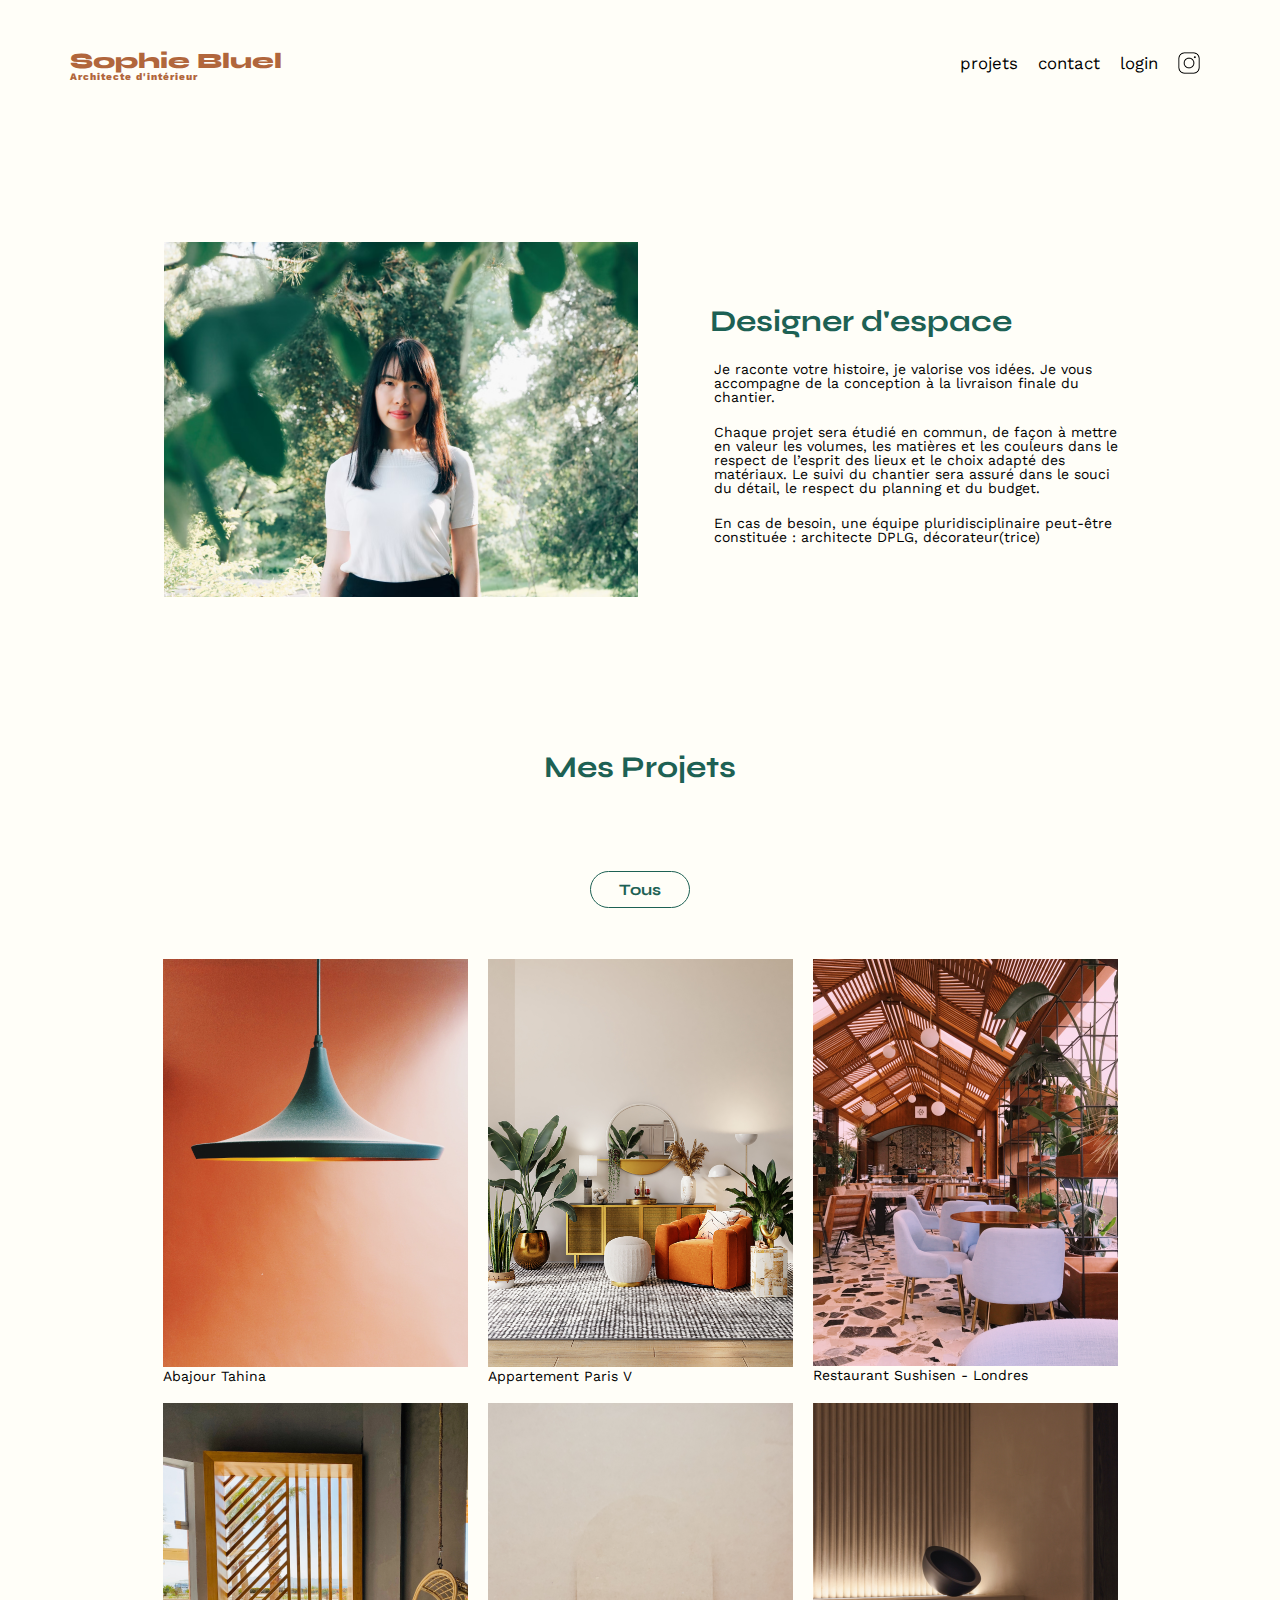
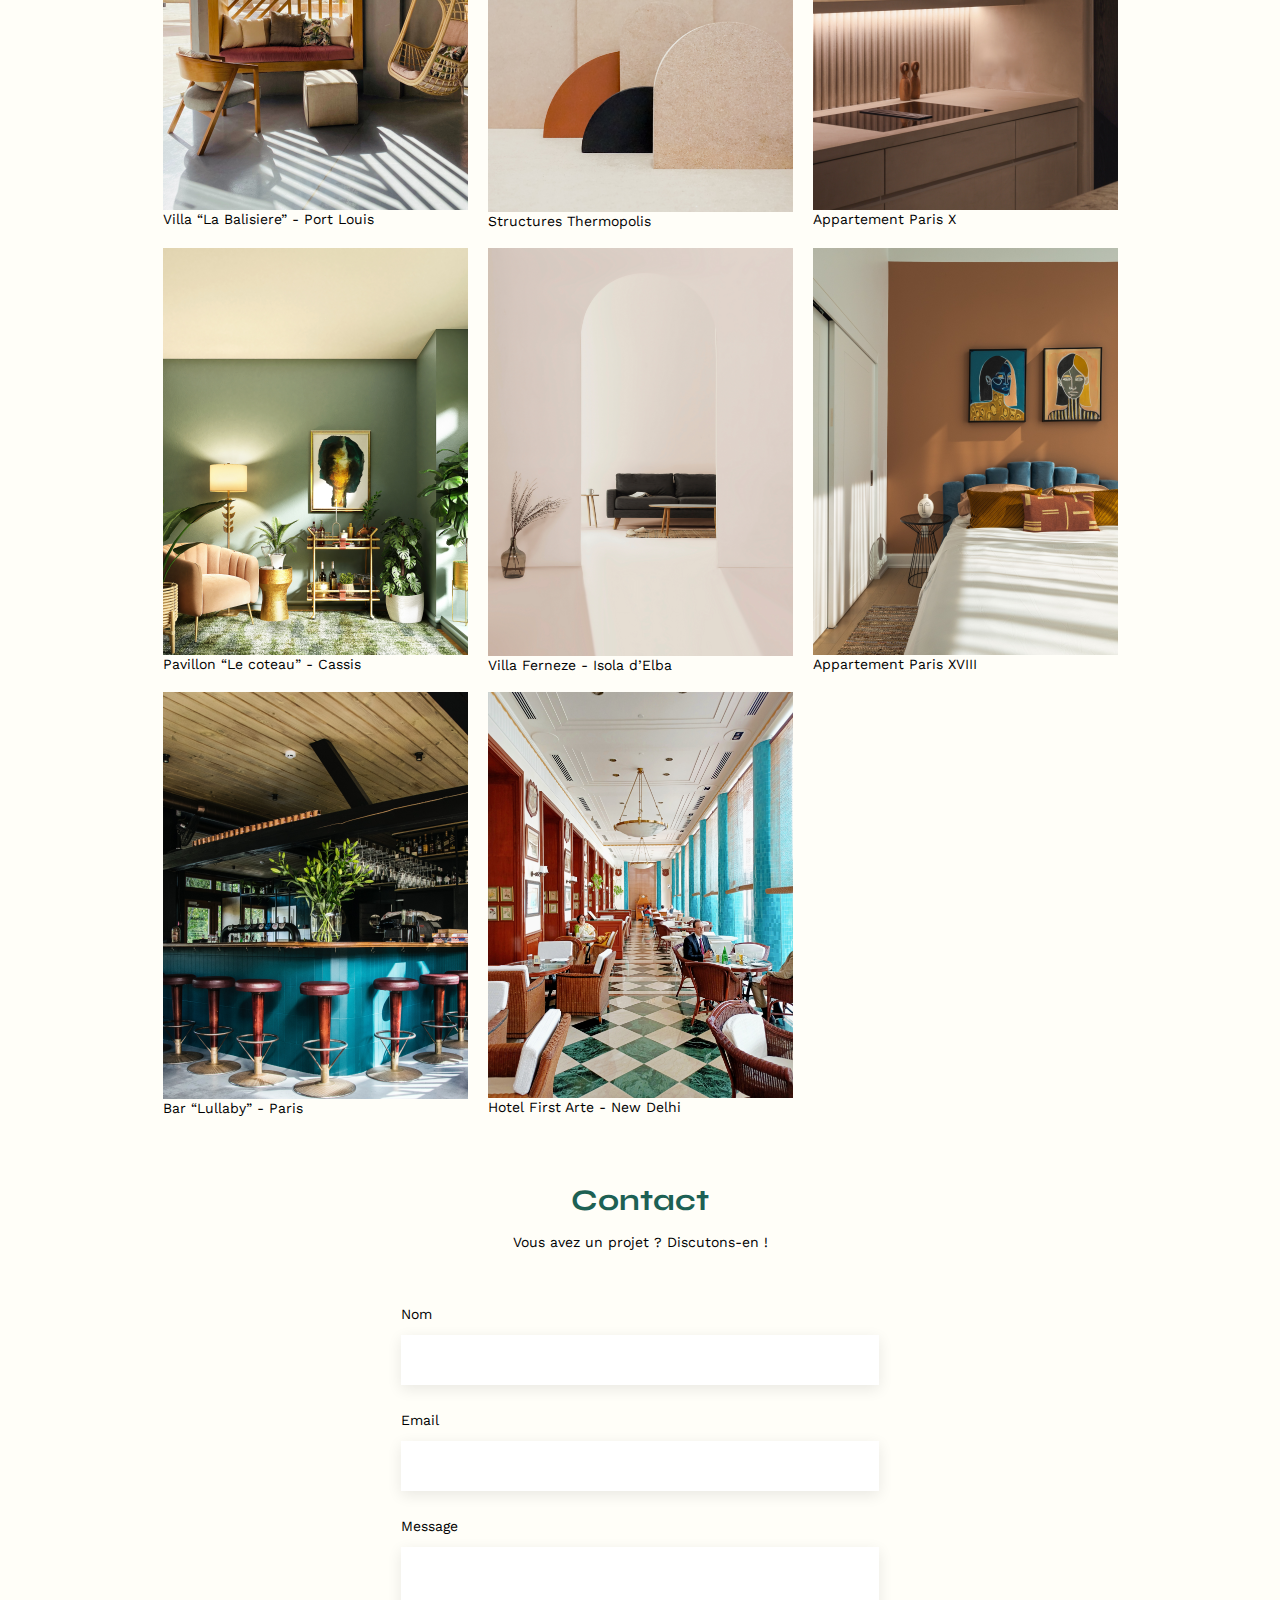
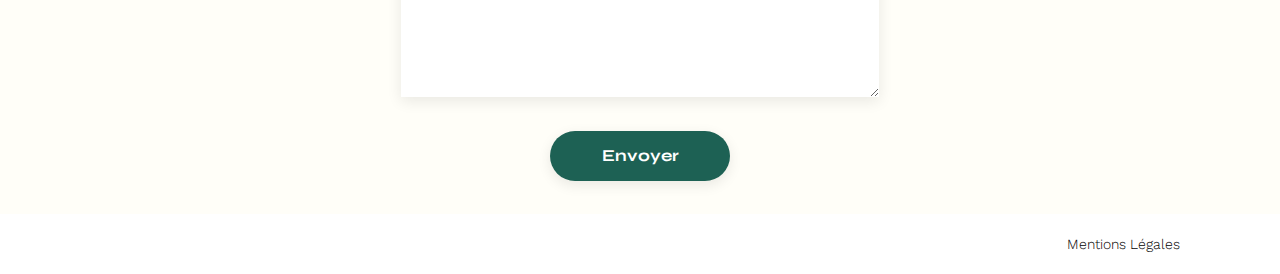
<file: FrontEnd/index.html>
<!DOCTYPE html>
<html lang="fr">
<head>
	<meta charset="UTF-8">
	<title>Sophie Bluel - Architecte d'intérieur</title>
	<meta name="viewport" content="width=device-width, initial-scale=1.0">
	<link rel="preconnect" href="https://fonts.googleapis.com">
	<link rel="preconnect" href="https://fonts.gstatic.com" crossorigin>
	<link href="https://fonts.googleapis.com/css2?family=Syne:wght@700;800&family=Work+Sans&display=swap" rel="stylesheet">
	<link rel="stylesheet" href="https://cdnjs.cloudflare.com/ajax/libs/font-awesome/6.2.1/css/all.min.css"
        integrity="sha512-MV7K8+y+gLIBoVD59lQIYicR65iaqukzvf/nwasF0nqhPay5w/9lJmVM2hMDcnK1OnMGCdVK+iQrJ7lzPJQd1w=="
        crossorigin="anonymous" referrerpolicy="no-referrer" />
	<meta name="description" content="">
	<link rel="stylesheet" href="./assets/style.css">
	<link rel="stylesheet" href="./assets/style-modal.css">
	<script type="module" src="./assets/projet.js"></script>
</head>
<body>
<div id="nav-bar-edit" class="modification masquer">
	<i class="fa-solid fa-pen-to-square"></i>
	<p>Mode edition</p>
</div>
<div class="main-container">
	<header class="header-page-edit">
		<h1>Sophie Bluel <span>Architecte d'intérieur</span></h1>
		<nav>
			<ul>
				<li><a href="#projet">projets</a></li>
				<li><a href="#contact">contact</a></li>
				<li><a id="login-logout" href="connexion.html">login</a></li>
				<li><img src="assets/icons/instagram.png" alt="Instagram"></li>
			</ul>
		</nav>
	</header>
	<main>
		<section id="introduction">
			<figure>
				<img src="./assets/images/sophie-bluel.png" alt="">
			</figure>
			<article>
				<h2>Designer d'espace</h2>
				<div class="paragraphe">
					<p>Je raconte votre histoire, je valorise vos idées. Je vous accompagne de la conception à la livraison finale du chantier.</p>
					<p>Chaque projet sera étudié en commun, de façon à mettre en valeur les volumes, les matières et les couleurs dans le respect de l’esprit des lieux et le choix adapté des matériaux. Le suivi du chantier sera assuré dans le souci du détail, le respect du planning et du budget.</p>
					<p>En cas de besoin, une équipe pluridisciplinaire peut-être constituée : architecte DPLG, décorateur(trice)</p>
				</div>
			</article>
		</section>
		<section id="portfolio">
			<div class="titre-projets">
				<h2 id="projet">Mes Projets</h2>
				<a id="lien-modal" href="modal.html#id-modal" class="btn-modifier invisible"><i class="fa-solid fa-pen-to-square"></i><p>modifier</p></a>
			</div>
			<div class="categories">
				<button class="btn-tous-les-Categories">Tous</button>
			</div>
			<div class="gallery">
				<figure>
					<img src="assets/images/abajour-tahina.png" alt="Abajour Tahina">
					<figcaption>Abajour Tahina</figcaption>
				</figure>
				<figure>
					<img src="assets/images/appartement-paris-v.png" alt="Appartement Paris V">
					<figcaption>Appartement Paris V</figcaption>
				</figure>
				<figure>
					<img src="assets/images/restaurant-sushisen-londres.png" alt="Restaurant Sushisen - Londres">
					<figcaption>Restaurant Sushisen - Londres</figcaption>
				</figure>
				<figure>
					<img src="assets/images/la-balisiere.png" alt="Villa “La Balisiere” - Port Louis">
					<figcaption>Villa “La Balisiere” - Port Louis</figcaption>
				</figure>
				<figure>
					<img src="assets/images/structures-thermopolis.png" alt="Structures Thermopolis">
					<figcaption>Structures Thermopolis</figcaption>
				</figure>
				<figure>
					<img src="assets/images/appartement-paris-x.png" alt="Appartement Paris X">
					<figcaption>Appartement Paris X</figcaption>
				</figure>
				<figure>
					<img src="assets/images/le-coteau-cassis.png" alt="Pavillon “Le coteau” - Cassis">
					<figcaption>Pavillon “Le coteau” - Cassis</figcaption>
				</figure>
				<figure>
					<img src="assets/images/villa-ferneze.png" alt="Villa Ferneze - Isola d’Elba">
					<figcaption>Villa Ferneze - Isola d’Elba</figcaption>
				</figure>
				<figure>
					<img src="assets/images/appartement-paris-xviii.png" alt="Appartement Paris XVIII">
					<figcaption>Appartement Paris XVIII</figcaption>
				</figure>
				<figure>
					<img src="assets/images/bar-lullaby-paris.png" alt="Bar “Lullaby” - Paris">
					<figcaption>Bar “Lullaby” - Paris</figcaption>
				</figure>
				<figure>
					<img src="assets/images/hotel-first-arte-new-delhi.png" alt="Hotel First Arte - New Delhi">
					<figcaption>Hotel First Arte - New Delhi</figcaption>
				</figure>
			</div>
		</section>
		<section id="contact">
			<h2>Contact</h2>
			<p>Vous avez un projet ? Discutons-en !</p>
			<form action="#" method="post">
				<label for="name">Nom</label>
				<input type="text" name="name" id="name">
				<label for="email">Email</label>
				<input type="email" name="email" id="email">
				<label for="message">Message</label>
				<textarea name="message" id="message" cols="30" rows="10"></textarea>
				<input type="submit" value="Envoyer">
			</form>
		</section>
	</main>
</div>
<footer>
	<nav>
		<ul>
			<li>Mentions Légales</li>
		</ul>
	</nav>
</footer>
</body>
</html>
</file>
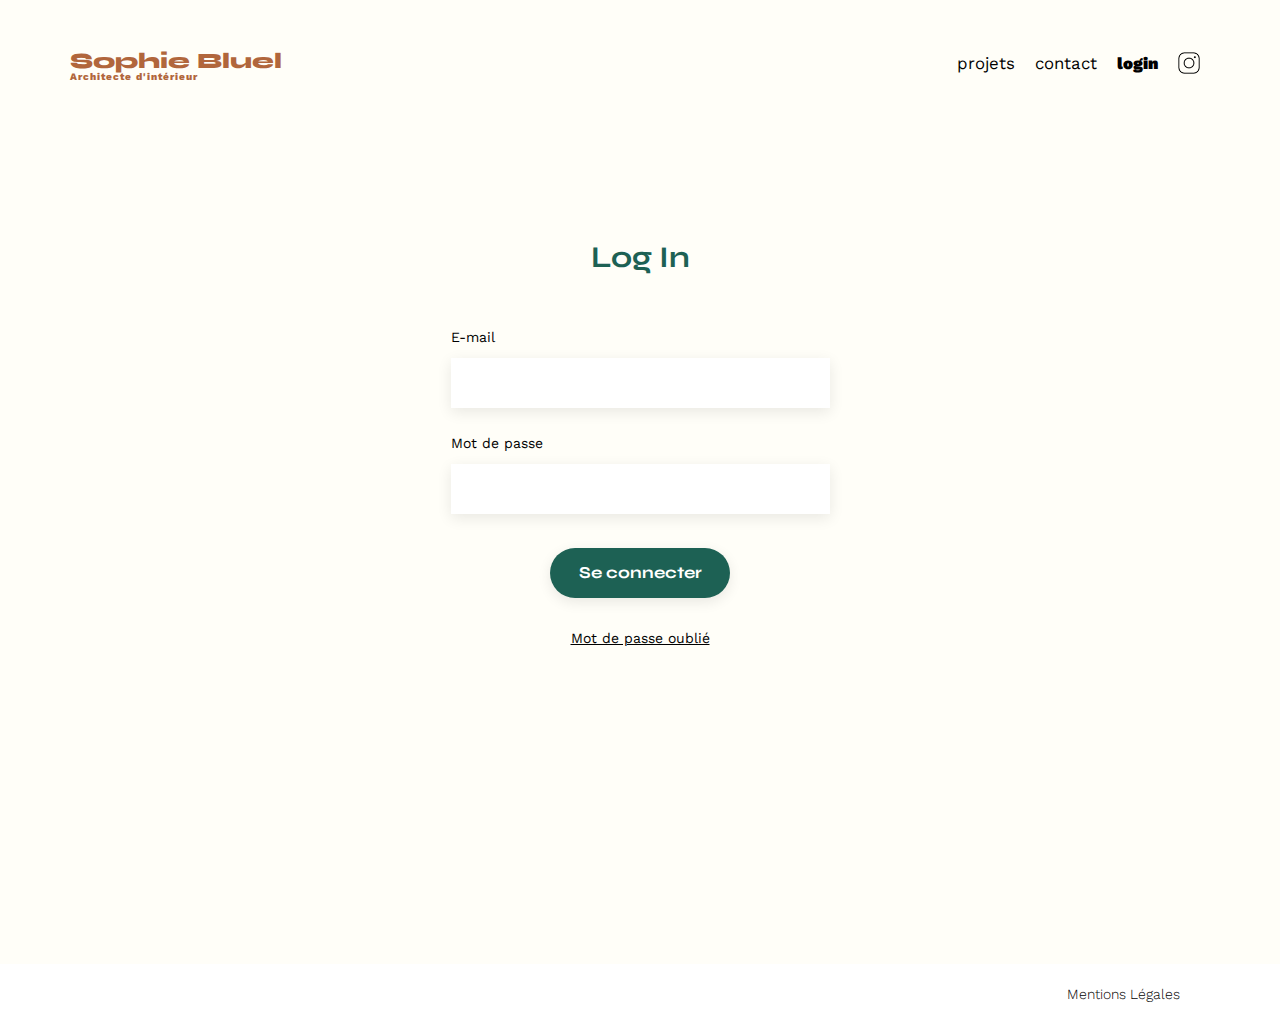
<file: FrontEnd/connexion.html>
<!DOCTYPE html>
<html lang="en">
<head>
    <meta charset="UTF-8">
    <meta name="viewport" content="width=device-width, initial-scale=1.0">
    <title>Login page</title>
    <link rel="preconnect" href="https://fonts.googleapis.com">
	<link rel="preconnect" href="https://fonts.gstatic.com" crossorigin>
	<link href="https://fonts.googleapis.com/css2?family=Syne:wght@700;800&family=Work+Sans&display=swap" rel="stylesheet">
	<meta name="description" content="">
	<link rel="stylesheet" href="./assets/style.css">
    <script type="module" src="./assets/connexion.js"></script>
</head>
<body>
    <div class="main-container-page-connexion">
        <header>
            <h1>Sophie Bluel <span>Architecte d'intérieur</span></h1>
            <nav>
                <ul>
                    <li>projets</li>
                    <li>contact</li>
                    <li><a href="connexion.html">login</a></li>
                    <li><img src="./assets/icons/instagram.png" alt="Instagram"></li>
                </ul>
            </nav>
        </header>
        <section class="connexion">
            <h2>Log In</h2>
            <form novalidate class="login">
                <label for="email">E-mail</label>
                <input type="email" name="email" id="email" required>
                <label id="label-password" for="password">Mot de passe</label>
                <input type="password" name="password" id="password" required>
                <input id="btn-connexion" type="submit" value="Se connecter">
                <a href="#">Mot de passe oublié</a>
            </form>
        </section>
    </div>
    <footer>
        <nav>
            <ul>
                <li>Mentions Légales</li>
            </ul>
        </nav>
    </footer>
</body>
</html>
</file>
<file: FrontEnd/assets/style-modal.css>
*, ::after, ::before {
    box-sizing: border-box;
    padding: 0px;
    margin: 0px;
}

.modal {
    position: fixed;
    top: 0px;
    left: 0px;
	width: 100%;
    min-height: 100vh;
	background-color: rgba(0,0,0,0.3);
    display: flex;
    justify-content: center;
}

.container {
    position: relative;
    top: 70px;
    overflow: auto;
    position: relative;
    width: 630px;
    height: 688px;
    background-color: white;
    display: flex;
    flex-direction: column;
    align-items: center;
    border-radius: 10px;
}

.galerie-photo {
    display: none;
}

.ajout-photo {
    display: none;
}

.container h1 {
    font-family: 'Work Sans';
    font-size: 26px;
    font-weight: 400;
    text-align: center;
    margin-bottom: 45px;
    color: #000000;
}

.icones {
    width: 100%;
    height: 30px;
    display: flex;
    justify-content: center;
    margin: 40px 0px 5px 0px;
}

.fleche-retour {
    width: 21px;
    height: 21px;
    margin: 0px 0px 0px 30px;
    cursor: pointer;
}

.croix-fermeture-modal {
    width: 24px;
    height: 24px;
    cursor: pointer;
    margin: 40px 30px 0px auto;
}

.icones .croix-fermeture-modal {
    margin: 0px 30px 0px auto;
}

.icone-image {
    width: 70px;
}

.galerie-modal {
    width: 425px;
    height: 350px;
    display: grid;
    margin-bottom: 30PX;
    grid-template-columns: 1fr 1fr 1fr 1fr 1fr;
	grid-column-gap: 10px;
    grid-row-gap: 30px;
}

.galerie-modal figure {
    position: relative;
}

.galerie-modal figure img {
    width: 100%;
    height: 102.57px;
}

hr {
    width: 425px;
    background-color: #B3B3B3;
    margin: 40px 0px 35px 0px;
}

.btn-ajout-photo {
    width: 237px;
    height: 36px;
    border-radius: 60px;
    text-align: center;
    color: white;
    background-color: #1D6154;
    font-family: 'Syne';
    font-weight: 700;
    font-size: 14px;
    line-height: 16.8px;
    border: none;
    margin-bottom: 10px;
    cursor: pointer;
}

.icone-supprimer-photo {
    position: absolute;
    top: 5px;
    left: 70%;
    width: 17px;
    height: 17px;
    background-color: black;
    display: flex;
    justify-content: center;
    align-items: center;
}

.icone-supprimer-photo i {
    color: white;
}

.titre-categorie-image {
    width: 420px;
    display: flex;
    justify-content: space-between;
    flex-direction: column;
}

.fichier-photo  {
    width: 420px;
    height: 169px;
    border-radius: 3px;
    background-color: #E8F1F6;
    display: flex;
    flex-direction: column;
    align-items: center;
    margin-bottom: 20px;
}

.fichier-photo .icone-image {
    width: 68.14px;
    height: 59.62px;
    color: #B9C5CC;
    margin-top: 20px;
    margin-bottom: 10px;
}

.upload-file {
    width: 173px;
    height: 36px;
    border-radius: 50px;
    color: #306685;
    font-family: 'Work Sans';
    font-size: 14px;
    font-weight: 500;
    line-height: 16.42px;
    text-align: center;
    padding: 10px 0px;
    border: none;
    background-color: #CBD6DC;
    margin-bottom: 10px;
    cursor: pointer;
}

.fichier-photo p {
    font-family: 'Work Sans';
    font-size: 10px;
    font-weight: 400;
    line-height: 11.76px;
    text-align: center;
    color: #444444;
}

.titre-categorie-image .titre, .titre-categorie-image .categorie {
    font-family: 'Work Sans';
    color: #3D3D3D;
    font-size: 14px;
    font-weight: 500;
    line-height: 16.42px;
    margin-bottom: 5px;
}

.titre-categorie-image #titre, .titre-categorie-image #categorie {
    width: 420px;
    height: 51px;
    box-shadow: 0px 4px 14px 0px rgba(0,0,0,0.09);
    margin-bottom: 20px;
    padding: 0px 20px;
}

.titre-categorie-image  .border.style-no-error {
    cursor: pointer;
    border-right: 27px solid transparent;
}

.titre-categorie-image .border {
    border: none;
}

.titre-categorie-image .border:focus{
    outline: none;
}

.titre-categorie-image .border.style-no-error.style-erreur {
    border: 2px solid red;
}

.titre-categorie-image .style-erreur {
    border: 2px solid red;
}

.btn-valider-ajout-image {
    width: 237px;
    height: 36px;
    border-radius: 60px;
    color: #FFFFFF;
    font-family: 'Syne';
    font-size: 14px;
    font-weight: 700;
    line-height: 16.8px;
    text-align: center;
    border: none;
    background-color: #1D6154;
    cursor: pointer;
    margin: 0px auto 10px auto;
}

.btn-valider-ajout-image:disabled {
    background-color: #A7A7A7;
    cursor: default;
}

.upload-file  {
    position: relative;
    cursor: pointer;
}

.upload-file input[type=file] {
    position: absolute;
    top: auto;
    left: 20px;
    display: none;
}

.img-selectionne {
    width: 129px;
    height: 100%;
}

.fichier-photo #msg-erreur-image {
    display: inline-block;
    text-align: center;
    color: red;
    font-size: 12px;
    font-weight: 700;
    width: 450px;
    margin-top: 5px;
}

.msg-erreur {
    text-align: center;
    font-family: 'Work Sans';
    color: red;
    font-size: 12px;
    font-weight: 600;
    margin: -15px 0px 10px 0px;
}
</file>
<file: FrontEnd/assets/style.css>
/* http://meyerweb.com/eric/tools/css/reset/
   v2.0 | 20110126
   License: none (public domain)
*/

html, body, div, span, applet, object, iframe,
h1, h2, h3, h4, h5, h6, p, blockquote, pre,
a, abbr, acronym, address, big, cite, code,
del, dfn, em, img, ins, kbd, q, s, samp,
small, strike, strong, sub, sup, tt, var,
b, u, i, center,
dl, dt, dd, ol, ul, li,
fieldset, form, label, legend,
table, caption, tbody, tfoot, thead, tr, th, td,
article, aside, canvas, details, embed,
figure, figcaption, footer, header, hgroup,
menu, nav, output, ruby, section, summary,
time, mark, audio, video {
	margin: 0;
	padding: 0;
	border: 0;
	font-size: 100%;
	font: inherit;
	vertical-align: baseline;
}
/* HTML5 display-role reset for older browsers */
article, aside, details, figcaption, figure,
footer, header, hgroup, menu, nav, section {
	display: block;
}
body {
	line-height: 1;
	background-color: #FFFEF8;
	display: flex;
	flex-direction: column;
	align-items: center;
}
ol, ul {
	list-style: none;
}
blockquote, q {
	quotes: none;
}
blockquote:before, blockquote:after,
q:before, q:after {
	content: '';
	content: none;
}
table {
	border-collapse: collapse;
	border-spacing: 0;
}
/** end reset css**/
.main-container, .main-container-page-edit {
	max-width: 1140px;
	margin: auto;
	font-family: 'Work Sans' ;
	font-size: 14px;
}

.main-container-page-connexion {
	max-width: 1140px;
	height: 964px;
	margin:auto;
	font-family: 'Work Sans' ;
	font-size: 14px;
}

.modification {
	width: 100%;
	height: 59px;
	display: flex;
	justify-content: center;
	align-items: center;
	background-color: #000;
	position: fixed;
	z-index: 10;
}

.modification i {
	color: #FFFFFF;
	width: 15.58px;
	height: 15.58px;
	margin-right: 7px;
}

.modification p {
	color: #FFFFFF;
	font-family: 'Work sans';
	font-size: 16px;
	font-weight: 400;
	line-height: 18.77px;
	margin-left: 7px;
}

.modification.masquer {
	display: none;
}

header {
	display: flex;
	justify-content: space-between;
	margin: 50px 0;
	width: 1140px;
	height: 42px;
	font-family: 'Work Sans';
}

.main-container-page-edit header {
	margin-top: 100px;
}

main {
	width: 955px;
	margin: 150px auto 0px auto;
	position: relative;
}


section {
	margin: 50px 0
}

h1{
	display: flex;
	flex-direction: column;
	font-family: 'Syne';
	font-size: 22px;
	font-weight: 800;
	color: #B1663C;
	width: 213px;
	height: 42px;
}

h1 > span {
	font-family: 'Work Sans';
	font-size:10px;
	letter-spacing: 0.1em;
}

h2{
	font-family: 'Syne';
	font-weight: 700;
	font-size: 30px;
	color: #1D6154
}

nav ul {
	display: flex;
	align-items: center;
	justify-content: space-between;
	list-style-type: none;
}

nav ul li {
	font-size: 16px;
	font-weight: 400;
	line-height: 18.77px;
	padding: 0 10px;
	font-size: 1.2em;
	text-align: center;
	cursor: default;
}

nav ul li a {
	text-decoration: none;
	color: #000;
}

nav ul li img {
	position: relative;
	top: 2px;
	width: 22px;
	height: 22PX;
}

.main-container-page-connexion header nav ul li a {
	cursor: unset;
	font-weight: 1000;
}

header nav ul li:hover, header nav ul li a:hover {
	font-weight: 1000;
}

.main-container-page-connexion header nav ul li a:hover {
	font-size: 18px;
}

#introduction {
	display: flex;
	align-items: center;
}

#introduction figure {
	flex: 1
}

#introduction figure img {
	display: block;
	margin: auto;
	width: 474px;
	height: 355px;
}

#introduction article {
	flex: 1;
	height: 228px;
}

#introduction article .paragraphe {
	width: 404px;
	height: 192px;
	margin: 0px 0px 0px auto;
}
#introduction article h2 {
	width: 303px;
	height: 36px;
	margin: 0px auto 20px 70px;
}

#introduction p {
	margin-bottom: 1.5em;
}

#portfolio {
	margin-top: 150px;
	display: flex;
	flex-direction: column;
	justify-content: center;
	align-items: center;
}

#portfolio .titre-projets {
	margin-bottom: 1em;
	display: flex;
	justify-content: center;
	align-items: center;
}

#portfolio .titre-projets h2 {
	height: 40px;
	display: flex;
	justify-content: center;
	align-items: center;
}

.btn-modifier {
	width: 80px;
	margin-left: 60px;
	height: 16px;
	display: flex;
	justify-content: space-between;
	align-items: center;
	text-decoration: none;
	text-align: center;
	color: #000;
}

.btn-modifier.invisible {
	display: none;
}

#portfolio .titre-projets a p {
	font-family: 'Work sans';
	font-size: 14px;
	font-weight: 400;
	line-height: 16.42px;
	text-align: center;
}

#portfolio .titre-projets a i {
	height: 15.58px;
	width: 15.58px;
}

.categories {
	width: 100%;
	height: 38px;
	margin: 70px 0px 0px 0px;
	display: flex;
	justify-content: center;
	border: none;
}

.categories.btn-inactive {
	display: none;
}

.categories button {
	display: flex;
	justify-content: center;
	align-items: center;
	min-width: 100px;
	padding: 0px 26px;
	height: 37px;
	background-color: #FFFEF8;
	color: #1D6154;
	border: 1px solid #1D6154;
	border-radius: 60px;
	font-family: 'syne';
	font-weight: 700;
	font-size: 16px;
	line-height: 19.2px;
	margin: 0px 5px;
}

.categories button:focus {
	background-color: #1D6154;
	border-color: #1D6154;
	color: #fff;
}

.gallery {
	width: 100%;
	margin-top: 50px;
	display: grid;
	grid-template-columns: 1fr 1fr 1fr;
	grid-column-gap: 20px;
	grid-row-gap: 20px;
}

.gallery img {
	width: 100%;
	object-fit: cover;
}

.connexion {
	width: 379px;
	margin: 150px auto;
}

#contact {
	width: 50%;
	margin: auto;
	z-index: 10;
}
#contact, .connexion > * {
	text-align: center;

}
#contact h2, .connexion h2{
	margin-top: 70px;
	margin-bottom: 20px;
}
#contact form, .connexion form {
	text-align: left;
	margin-top:30px;
	display: flex;
	flex-direction: column;
}

#contact input, .connexion input {
	height: 50px;
	font-size: 1.2em;
	border: none;
	box-shadow: 0px 4px 14px rgba(0, 0, 0, 0.09);
	padding: 0px 20px;
}
#contact label, .connexion label {
	margin: 2em 0 1em 0;
}
#contact textarea {
	border: none;
	box-shadow: 0px 4px 14px rgba(0, 0, 0, 0.09);
}

.connexion .login a {
	text-align: center;
	color: #000;
}

.connexion .login p {
	margin-top: 20px;
	text-align: center;
	color: red;
	font-size: 18px;
	font-weight: 700;
	font-family: 'Work sans';
}

input[type="submit"]{
	font-family: 'Syne';
	font-weight: 700;
	color: white;
	background-color: #1D6154;
	margin : 2em auto ;
	width: 180px;
	text-align: center;
	border-radius: 60px ;
	cursor: pointer;
}

.connexion input[type="submit"]:hover {
	background-color: #0a352d;
}

.connexion .login .email, .connexion .login .password {
	border: 2px solid red;
}

.connexion .login .email:focus, .connexion .login .password:focus {
	outline: none;
}

#msg-erreur-saisi-email, #msg-erreur-saisi-password {
	text-align: center;
	color: red;
	font-size: 18px;
	margin-top: 10px;
	font-weight: 500;
}

footer {
	width: 100%;
	height: 60px;
	background-color: #ffffff;
	display: flex;
	justify-content: flex-end;
	align-items: center;
}

footer nav ul {
	margin: auto 90px auto 12em;
}

footer nav ul li {
	font-family: 'Work Sans';
	font-size: 14px;
	font-weight: 300;
	line-height: 16.42px;
}
</file>
